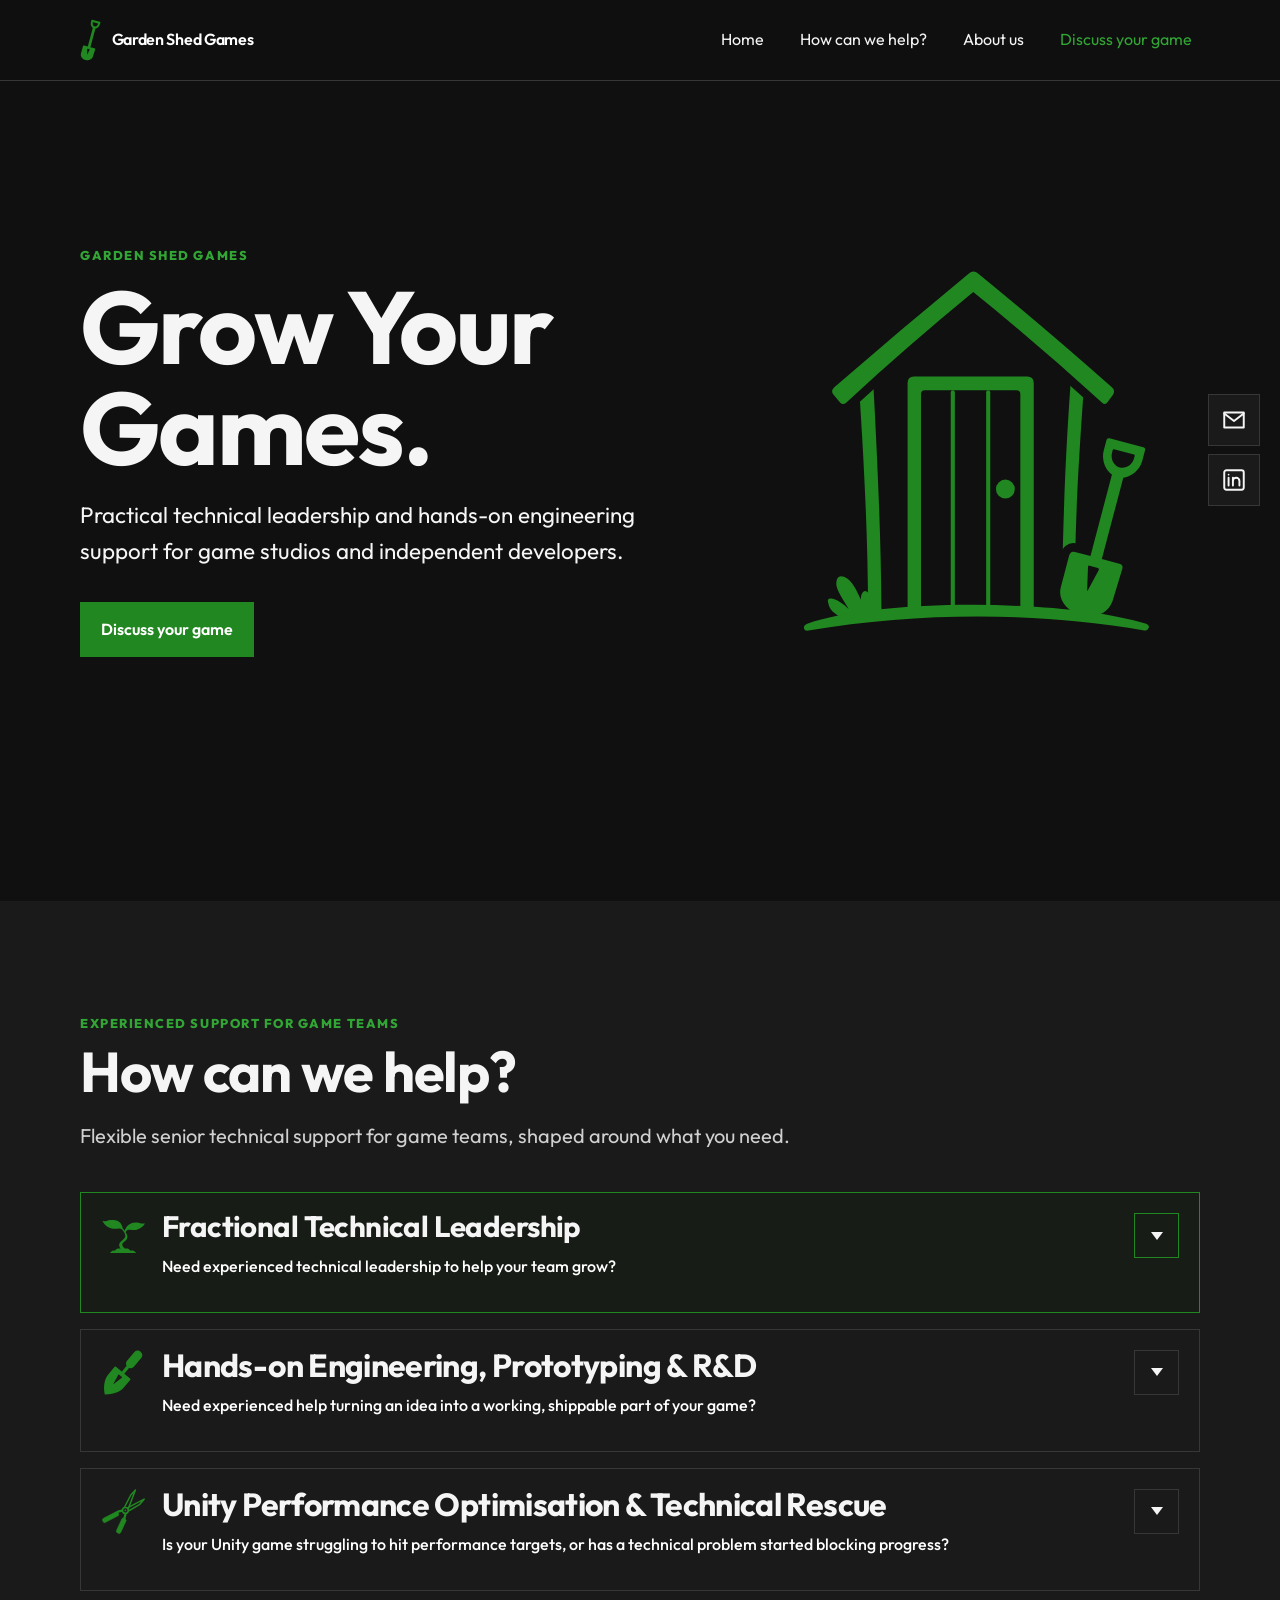
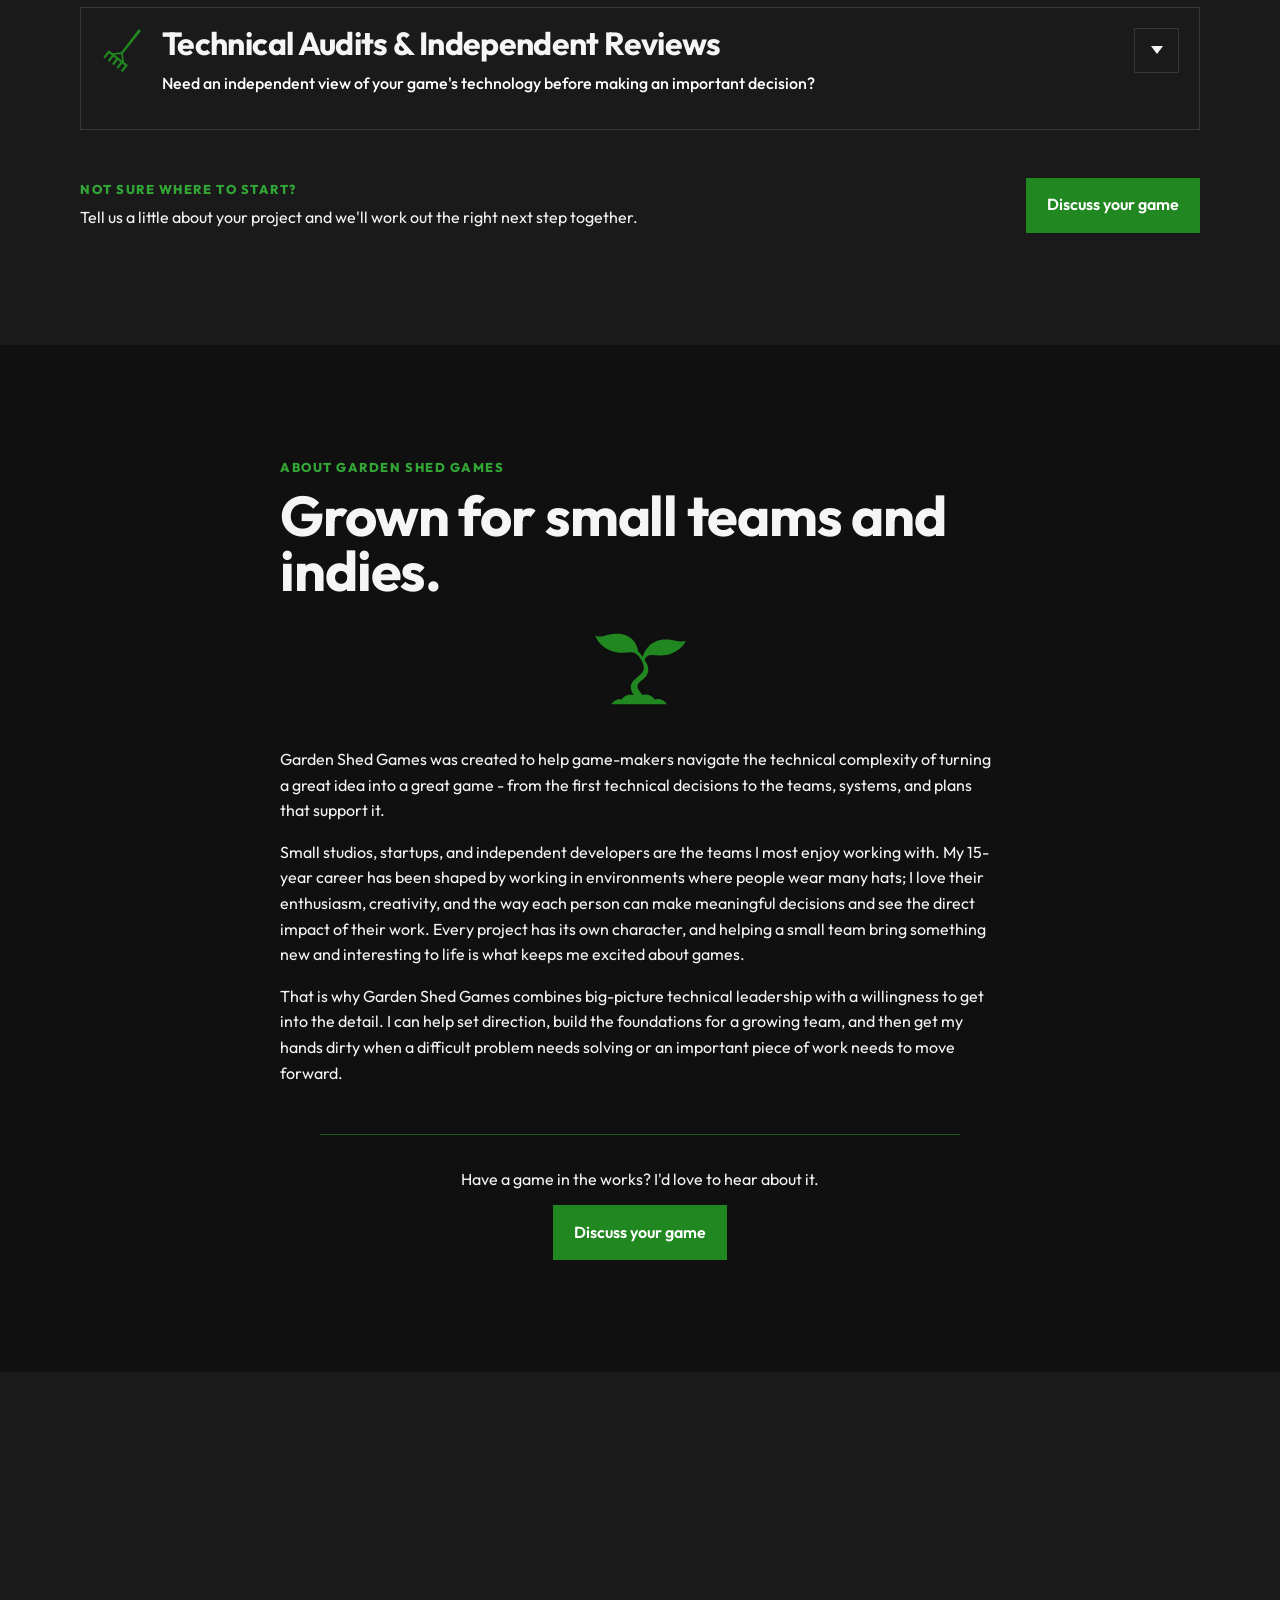
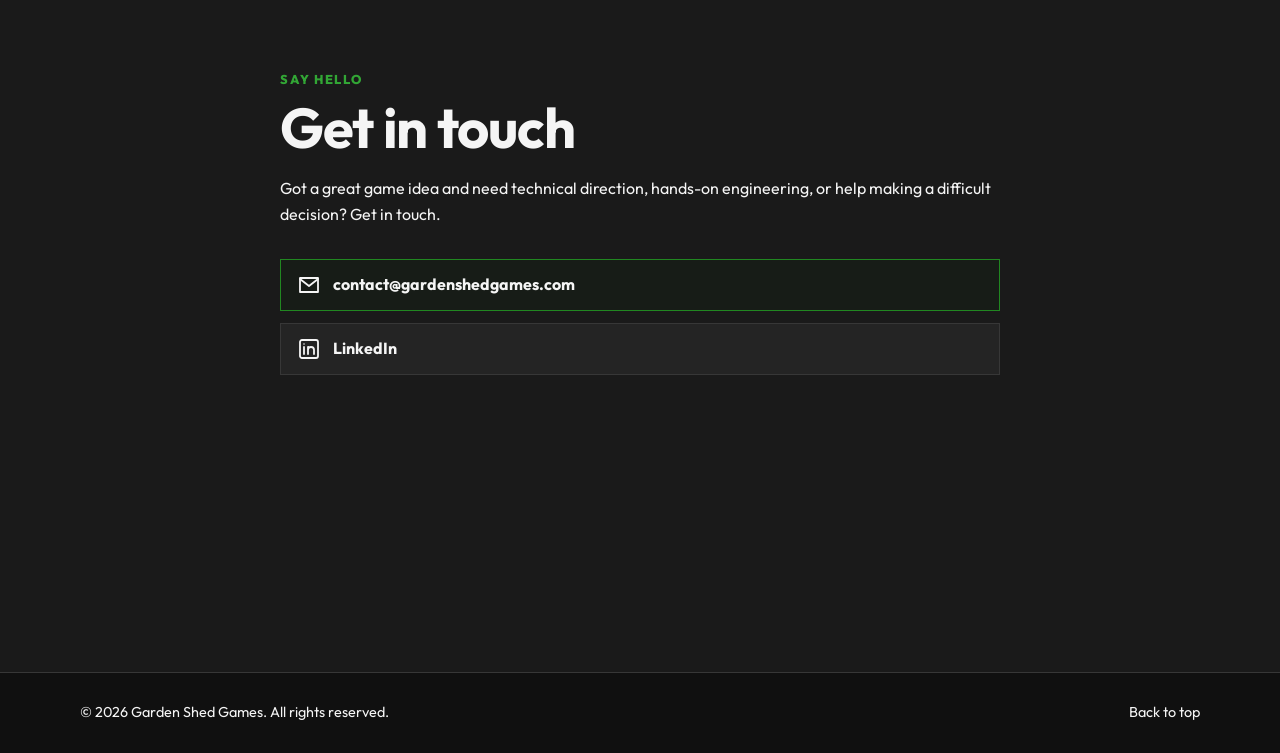
<file: docs/index.htm>
<!doctype html>
<html lang="en">
  <head>

    <meta charset="utf-8">
    <meta name="viewport" content="width=device-width, initial-scale=1">
    <meta name="description" content="Technical support for game teams: fractional leadership, team development, hands-on engineering, prototyping, R&amp;D, performance optimisation, technical rescue, audits and due diligence.">
    <meta property="og:type" content="website">
    <meta property="og:url" content="https://gardenshedgames.com/">
    <meta property="og:title" content="Garden Shed Games | Grow Your Games">
    <meta property="og:description" content="Flexible senior engineering support for game studios and independent developers.">
    <meta property="og:image" content="https://gardenshedgames.com/assets/social-preview.png">
    <meta property="og:image:width" content="1200">
    <meta property="og:image:height" content="630">
    <meta name="twitter:card" content="summary_large_image">
    <meta name="twitter:title" content="Garden Shed Games | Grow Your Games">
    <meta name="twitter:description" content="Flexible senior engineering support for game studios and independent developers.">
    <meta name="twitter:image" content="https://gardenshedgames.com/assets/social-preview.png">

    <title>Garden Shed Games | Fractional Technical Leadership &amp; Hands-on engineering for games</title>
    <link rel="icon" href="favicon.ico" sizes="any" type="image/x-icon">

    <link rel="preload" href="assets/fonts/Outfit-Variable.ttf" as="font" type="font/ttf" crossorigin>
    <link rel="stylesheet" href="styles.css">
    <script src="script.js" defer></script>

  </head>
  <body id="top">

    <a class="skip-link" href="#main-content">Skip to main content</a>

    <header class="site-header">
      <div class="container header-content">
        <a class="brand" href="#top" aria-label="Back to the top of the Garden Shed Games home page">
          <img class="brand-mark" src="assets/gsg-shovel.svg" alt="">
          <span>Garden Shed Games</span>
        </a>
        <nav id="primary-navigation" aria-label="Primary navigation">
          <ul class="navigation">
            <li><a href="#top">Home</a></li>
            <li><a href="#services">How can we help?</a></li>
            <li><a href="#about">About us</a></li>
            <li><a class="navigation-cta" href="#contact">Discuss your game</a></li>
          </ul>
        </nav>
        <button class="nav-toggle" type="button" aria-expanded="false" aria-controls="primary-navigation">
          <span class="visually-hidden">Menu</span>
          <span class="nav-toggle-icon" aria-hidden="true"></span>
        </button>
      </div>
    </header>

    <main id="main-content">

      <section class="hero" aria-labelledby="hero-title">
        <div class="container hero-content">
          <div class="reveal">
            <p class="eyebrow">Garden Shed Games</p>
            <h1 id="hero-title">Grow Your Games.</h1>
            <p class="hero-copy">Practical technical leadership and hands-on engineering support for game studios and independent developers.</p>
            <a class="button" href="#contact">Discuss your game</a>
          </div>
          <button class="logo-replay" type="button" aria-label="Replay the shovel animation" disabled>
            <img class="hero-static-logo" src="assets/gsg-logo.svg" alt="Garden Shed Games logo">
            <img class="hero-walls" src="assets/gsg-walls.svg" alt="Garden Shed Games logo">
            <img class="hero-roof" src="assets/gsg-roof.svg" alt="">
            <img class="hero-shovel-clearance" src="assets/gsg-shovel-clearance.svg" alt="">
            <img class="hero-shovel" src="assets/gsg-shovel-layer.svg" alt="">
            <img class="hero-particle" src="assets/gsg-particle.svg" alt="">
            <img class="hero-particle" src="assets/gsg-particle.svg" alt="">
            <img class="hero-particle" src="assets/gsg-particle.svg" alt="">
            <img class="hero-particle" src="assets/gsg-particle.svg" alt="">
            <img class="hero-particle" src="assets/gsg-particle.svg" alt="">
            <img class="hero-ground" src="assets/gsg-ground-foreground.svg" alt="">
          </button>
        </div>
      </section>

      <section id="services" class="section section-muted" aria-labelledby="services-title">
        <div class="container">

          <div class="services-intro reveal">
          <p class="eyebrow">Experienced support for game teams</p>
            <h2 id="services-title">How can we help?</h2>
            <p class="section-intro">Flexible senior technical support for game teams, shaped around what you need.</p>
          </div>

          <div class="services-grid">

            <article class="service-card service-card-featured reveal">
              <div class="service-heading">
                <img class="service-icon" src="assets/icons/seedling.svg" alt="" aria-hidden="true">
                <h3>Fractional Technical Leadership</h3>
              </div>
              <p class="service-question">Need experienced technical leadership to help your team grow?</p>
              <details class="service-details">
                <summary><span class="visually-hidden">Show more details</span></summary>
                <div class="service-description">
                  <p>Get senior technical support to shape a practical plan, make confident decisions, and keep work focused on what matters most for your game. We'll help set priorities, scope features, estimate delivery realistically, and make sensible trade-offs between speed, quality, and cost.</p>
                  <p>Building your engineering capacity takes more than just adding people. We help define the roles you need, hire and support the right engineers, and establish practical standards and ways of working that let the team grow without losing momentum.</p>
                  <p>Alongside the team, we'll shape a technical strategy, architecture, and infrastructure that fit the stage of your game, delivery needs, and budget.</p>
                  <p>When needed, we can get hands-on with the code too.</p>
                </div>
              </details>
            </article>

            <article class="service-card reveal">
              <div class="service-heading">
                <img class="service-icon" src="assets/icons/trowel.svg" alt="" aria-hidden="true">
                <h3>Hands-on Engineering, Prototyping &amp; R&amp;D</h3>
              </div>
              <p class="service-question">Need experienced help turning an idea into a working, shippable part of your game?</p>
              <details class="service-details">
                <summary><span class="visually-hidden">Show more details</span></summary>
                <div class="service-description">
                  <p>Bring Garden Shed Games in to take ownership of a gameplay feature, a prototype or R&D project, a difficult technical system, or the foundations needed as your game and team grow.</p>
                  <p>We can work alongside your team or lead delivery directly, bringing senior judgement and hands-on implementation from the first decision through to a robust, shippable result.</p>
                  <p>If you need extra capacity for a milestone, a growth phase, or a period of change, we can plug in quickly and leave the project stronger than we found it.</p>
                </div>
              </details>
            </article>

            <article class="service-card reveal">
              <div class="service-heading">
                <img class="service-icon" src="assets/icons/garden-shears.svg" alt="" aria-hidden="true">
                <h3>Unity Performance Optimisation &amp; Technical Rescue</h3>
              </div>
              <p class="service-question">Is your Unity game struggling to hit performance targets, or has a technical problem started blocking progress?</p>
              <details class="service-details">
                <summary><span class="visually-hidden">Show more details</span></summary>
                <div class="service-description">
                  <p>We diagnose the issues that stop a Unity project performing or moving forward - from frame rate, memory, loading, and stability problems to difficult systems and unclear technical priorities. Using profiling and practical investigation, we'll find the root causes and focus on the fixes that will make the biggest difference.</p>
                  <p>Technical rescue is not only about code. We can also help steady delivery, improve development workflows, and establish clear next steps, so your team can solve the immediate problem and keep building with confidence.</p>
                </div>
              </details>
            </article>

            <article class="service-card reveal">
              <div class="service-heading">
                <img class="service-icon" src="assets/icons/rake.svg" alt="" aria-hidden="true">
                <h3>Technical Audits &amp; Independent Reviews</h3>
              </div>
              <p class="service-question">Need an independent view of your game's technology before making an important decision?</p>
              <details class="service-details">
                <summary><span class="visually-hidden">Show more details</span></summary>
                <div class="service-description">
                  <p>We review your code, architecture, tools, infrastructure, and working processes to build a clear picture of your project's technical health. You'll get practical findings: what is working well, what may create risk, and where to focus first.</p>
                  <p>Useful before a major milestone, a publishing or investment conversation, team growth, or a new phase of development. We'll provide a focused written review with clear recommendations, so you can make the next decision with confidence.</p>
                </div>
              </details>
            </article>

          </div>
          <div class="services-outro reveal">
            <div class="services-outro-copy">
              <p class="eyebrow">Not sure where to start?</p>
              <p>Tell us a little about your project and we'll work out the right next step together.</p>
            </div>
            <p class="services-cta"><a class="button" href="#contact">Discuss your game</a></p>
          </div>
        </div>
      </section>

      <section id="about" class="section" aria-labelledby="about-title">
        <div class="container narrow-content reveal">
          <p class="eyebrow">About Garden Shed Games</p>
          <h2 id="about-title">Grown for small teams and indies.</h2>
          <img class="about-icon" src="assets/icons/seedling.svg" alt="" aria-hidden="true">
          <p>Garden Shed Games was created to help game-makers navigate the technical complexity of turning a great idea into a great game - from the first technical decisions to the teams, systems, and plans that support it.</p>
          <p>Small studios, startups, and independent developers are the teams I most enjoy working with. My 15-year career has been shaped by working in environments where people wear many hats; I love their enthusiasm, creativity, and the way each person can make meaningful decisions and see the direct impact of their work. Every project has its own character, and helping a small team bring something new and interesting to life is what keeps me excited about games.</p>
          <p>That is why Garden Shed Games combines big-picture technical leadership with a willingness to get into the detail. I can help set direction, build the foundations for a growing team, and then get my hands dirty when a difficult problem needs solving or an important piece of work needs to move forward.</p>
          <div class="about-cta">
            <p>Have a game in the works? I'd love to hear about it.</p>
            <a class="button" href="#contact">Discuss your game</a>
          </div>
        </div>
      </section>

      <section id="contact" class="section section-muted" aria-labelledby="contact-title">
        <div class="container narrow-content reveal">
          <p class="eyebrow">Say hello</p>
          <h2 id="contact-title">Get in touch</h2>
          <p>Got a great game idea and need technical direction, hands-on engineering, or help making a difficult decision? Get in touch.</p>
          <ul class="contact-links">
            <li><a class="contact-email" href="mailto:contact@gardenshedgames.com"><img src="assets/icons/email.svg" alt="">contact@gardenshedgames.com</a></li>
            <li><a href="https://www.linkedin.com/company/gardenshedgames" target="_blank" rel="noopener noreferrer"><img src="assets/icons/linkedin.svg" alt="">LinkedIn</a></li>
          </ul>
        </div>
      </section>

    </main>

    <aside class="social-sidebar" aria-label="Contact links">
      <nav aria-label="Contact and community">
        <ul class="social-links">
          <li>
            <a href="mailto:contact@gardenshedgames.com" aria-label="Email Garden Shed Games">
              <img src="assets/icons/email.svg" alt="">
              <span class="visually-hidden">Email</span>
            </a>
          </li>
          <li>
            <a href="https://www.linkedin.com/company/gardenshedgames" target="_blank" rel="noopener noreferrer" aria-label="Garden Shed Games on LinkedIn">
              <img src="assets/icons/linkedin.svg" alt="">
              <span class="visually-hidden">LinkedIn</span>
            </a>
          </li>
        </ul>
      </nav>
    </aside>

    <footer class="site-footer">
      <div class="container footer-content">
        <p>&copy; 2026 Garden Shed Games. All rights reserved.</p>
        <a href="#main-content">Back to top</a>
      </div>
    </footer>

  </body>
</html>
</file>
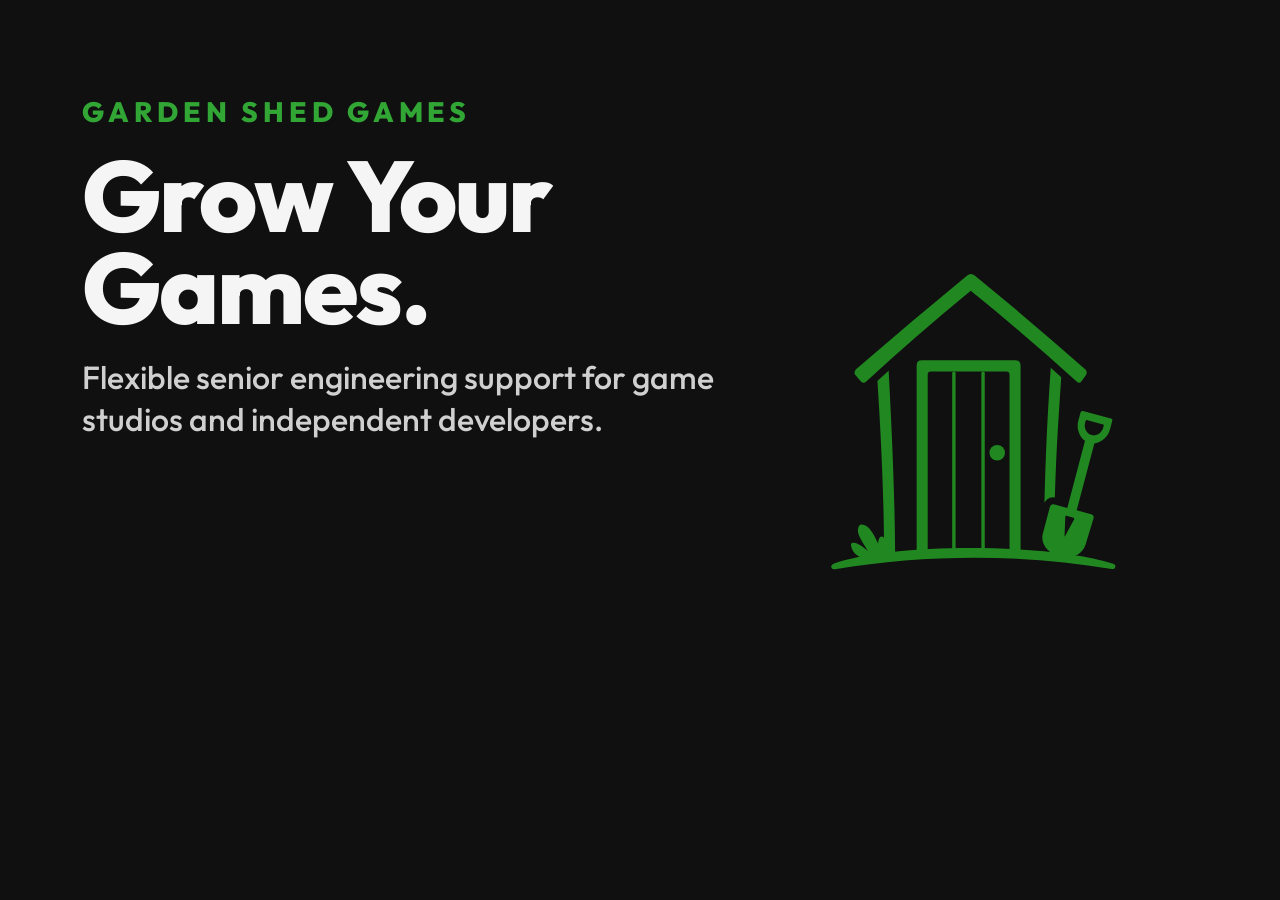
<file: assets-source/social/social-preview.html>
<!doctype html>
<html lang="en">
  <head>
    <meta charset="utf-8">
    <style>
      @font-face {
        font-family: "Outfit";
        src: url("../../docs/assets/fonts/Outfit-Variable.ttf") format("truetype");
        font-weight: 100 900;
      }

      * { box-sizing: border-box; }

      html, body { width: 1200px; height: 630px; margin: 0; overflow: hidden; }

      body {
        background: #101010;
        color: #f5f5f5;
        font-family: "Outfit", Arial, sans-serif;
      }

      .content { position: relative; z-index: 1; width: 100%; height: 100%; padding: 94px 82px; }
      .eyebrow { margin: 0 0 20px; color: #32a635; font-size: 28px; font-weight: 800; letter-spacing: .17em; text-transform: uppercase; }
      h1 { max-width: 700px; margin: 0 0 24px; font-size: 100px; font-weight: 800; letter-spacing: -.02em; line-height: .92; }
      .supporting-copy { max-width: 670px; margin: 0; color: #d0d0d0; font-size: 32px; font-weight: 500; line-height: 1.3; }
      .logo { position: absolute; right: 82px; bottom: 58px; width: 290px; height: auto; }
    </style>
  </head>
  <body>
    <main class="content">
      <p class="eyebrow">Garden Shed Games</p>
      <h1>Grow Your Games.</h1>
      <p class="supporting-copy">Flexible senior engineering support for game studios and independent developers.</p>
      <img class="logo" src="../../docs/assets/gsg-logo.svg" alt="">
    </main>
  </body>
</html>
</file>
<file: docs/styles.css>
@font-face {
  font-family: "Outfit";
  src: url("assets/fonts/Outfit-Variable.ttf") format("truetype");
  font-style: normal;
  font-weight: 100 900;
  font-display: swap;
}

/* Design tokens */
:root {
  color-scheme: dark;
  --ink: #f5f5f5;
  --paper: #101010;
  --surface: #1a1a1a;
  --surface-raised: #242424;
  --accent: #218721;
  --accent-bright: #32a635;
  --line: #373737;
  --max-width: 70rem;
  --header-height: 5rem;
}

/* Base styles */
* { box-sizing: border-box; }
html { scroll-behavior: smooth; }
body { margin: 0; background: var(--paper); color: var(--ink); font-family: "Outfit", Arial, sans-serif; line-height: 1.6; }
a { color: inherit; }
a:focus-visible { outline: 3px solid var(--accent); outline-offset: 3px; }
h1, h2, h3, p { margin-top: 0; }
h1, h2, h3 { font-family: "Outfit", Arial, sans-serif; line-height: .98; letter-spacing: -.02em; }
h1 { max-width: 12ch; margin-bottom: 1.25rem; font-size: clamp(3rem, 8vw, 6.5rem); }
h2 { margin-bottom: 1.25rem; font-size: clamp(2rem, 5vw, 3.5rem); }
h3 { font-size: 1.5rem; }

/* Shared layout and accessibility */
.container { width: min(100% - 3rem, var(--max-width)); margin-inline: auto; }
.narrow-content { max-width: 45rem; }
.visually-hidden { position: absolute; width: 1px; height: 1px; padding: 0; margin: -1px; overflow: hidden; clip: rect(0, 0, 0, 0); white-space: nowrap; border: 0; }
main { margin-top: calc(-1 * var(--header-height)); }
.skip-link { position: fixed; z-index: 10; top: 1rem; left: 1rem; padding: .75rem 1rem; background: var(--accent); color: #fff; transform: translateY(-200%); }
.skip-link:focus { transform: translateY(0); }

/* Header and navigation */
.site-header { position: sticky; z-index: 5; top: 0; border-bottom: 1px solid var(--line); background: rgba(16, 16, 16, .76); -webkit-backdrop-filter: blur(10px); backdrop-filter: blur(10px); }
.header-content, .footer-content { display: flex; align-items: center; justify-content: space-between; gap: 1.5rem; }
.header-content { position: relative; min-height: var(--header-height); }
.footer-content { min-height: 5rem; }
.brand { display: inline-flex; align-items: center; gap: .7rem; color: #fff; font-size: 1rem; font-weight: 600; letter-spacing: -.02em; text-decoration: none; }
.brand-mark { display: block; flex: 0 0 auto; width: auto; height: 2.6rem; }
.navigation { display: flex; flex-wrap: wrap; gap: 1.25rem; margin: 0; padding: 0; list-style: none; }
.navigation a { display: block; padding: .65rem .5rem; text-decoration: none; }
.navigation a:hover { color: var(--accent); text-decoration: underline; }
.navigation a.navigation-cta { color: var(--accent-bright); }
.navigation a.navigation-cta:hover { color: var(--ink); }
.nav-toggle { display: none; }

/* Hero */
.hero { display: grid; min-height: 100svh; place-items: center start; overflow: hidden; background: var(--paper); }
.hero-content { position: relative; z-index: 1; display: grid; grid-template-columns: minmax(0, 1fr) minmax(12rem, 25rem); align-items: center; gap: 3rem; padding-block: 7rem; }
.eyebrow { margin-bottom: .75rem; color: var(--accent-bright); font-size: .8rem; font-weight: 800; letter-spacing: .12em; text-transform: uppercase; }
.hero-copy { max-width: 35rem; margin-bottom: 2rem; font-size: clamp(1.1rem, 2vw, 1.4rem); }

/* Sections and scroll reveals */
.section { display: grid; min-height: 100svh; align-items: center; padding-block: clamp(4rem, 10vw, 7rem); }
.section-muted { background: var(--surface); }
#services { align-items: start; }
.section-intro { max-width: 45rem; margin-bottom: 2.5rem; color: #d0d0d0; font-size: clamp(1.05rem, 2vw, 1.25rem); }
.has-scroll-animations .reveal { opacity: 0; transform: translateY(1.5rem); transition: opacity .55s ease-out, transform .55s ease-out; }
.has-scroll-animations .reveal.is-visible { opacity: 1; transform: translateY(0); }

/* Services */
.services-grid { display: grid; gap: 1rem; }
.service-card { position: relative; display: grid; grid-template-columns: 2.8125rem minmax(0, 1fr); align-items: start; column-gap: 1rem; row-gap: .75rem; padding: 1.25rem; border: 1px solid var(--line); background: var(--surface); cursor: pointer; }
.service-card:hover { background: var(--surface-raised); }
.service-card-featured { border-color: var(--accent); background: #171c17; }
.service-card-featured:hover { background: #1b231c; }
.service-heading { display: contents; }
.service-icon { display: block; grid-row: span 3; width: 2.8125rem; height: 2.8125rem; }
.service-card h3, .service-card > p, .service-details { grid-column: 2; }
.service-card h3 { max-width: none; margin: 0; padding-right: 3.5rem; font-size: clamp(1.4rem, 3vw, 2rem); }
.service-card-featured h3 { font-size: clamp(1.35rem, 2.3vw, 2rem); }
.service-question { margin: 0; color: #fff; font-weight: 500; }
.service-details summary { position: absolute; top: 1.25rem; right: 1.25rem; display: grid; width: 2.8125rem; height: 2.8125rem; place-items: center; border: 1px solid var(--line); background: var(--surface); color: var(--ink); cursor: pointer; list-style: none; }
.service-details summary::-webkit-details-marker { display: none; }
.service-details summary::after { width: 0; height: 0; border-right: .4rem solid transparent; border-bottom: 0; border-left: .4rem solid transparent; border-top: .55rem solid currentColor; content: ""; }
.service-card:hover .service-details summary { background: var(--surface-raised); }
.service-details summary:focus-visible { outline: 3px solid var(--accent); outline-offset: 3px; }
.service-details[open] summary::after { border-top: 0; border-bottom: .55rem solid currentColor; }
.service-description { padding-top: .25rem; overflow: hidden; }
.service-description p { margin: 0; color: #d0d0d0; }
.service-description p + p { margin-top: .75rem; }
.service-card-featured .service-details summary { border-color: var(--accent); background: #171c17; }
.service-card-featured:hover .service-details summary { background: #1b231c; }
.service-card:nth-child(2) { transition-delay: .08s; }
.service-card:nth-child(3) { transition-delay: .16s; }
.service-card:nth-child(4) { transition-delay: .24s; }
.services-outro, .about-cta { max-width: 40rem; margin: 3rem auto 0; text-align: center; }
.about-cta { padding-top: 2rem; border-top: 1px solid rgba(33, 135, 33, .65); }
.about-icon { display: block; width: clamp(4.5rem, 9vw, 6rem); height: auto; margin: 0 auto 2rem; }
.services-outro { display: grid; grid-template-columns: minmax(0, 1fr) auto; max-width: none; margin-inline: 0; gap: 2rem; align-items: center; text-align: left; }
.services-outro-copy .eyebrow { margin-bottom: .35rem; }
.services-outro-copy p:last-child { margin-bottom: 0; }
.about-cta p { margin-bottom: .75rem; }
.services-cta { margin: 0; }

/* Layered logo animation */
.logo-replay { position: relative; display: block; width: min(100%, 22rem); aspect-ratio: 2048 / 2124; padding: 0; border: 0; background: transparent; }
.logo-replay:enabled { cursor: pointer; }
.logo-replay:focus-visible { outline: 3px solid var(--accent); outline-offset: .5rem; }
.hero-static-logo, .hero-walls, .hero-roof, .hero-shovel-clearance, .hero-shovel, .hero-ground { position: absolute; inset: 0; width: 100%; height: 100%; }
.hero-static-logo { z-index: 7; visibility: hidden; }
.hero-walls { z-index: 1; }
.hero-roof { z-index: 2; }
.hero-shovel-clearance { z-index: 3; }
.hero-shovel { z-index: 4; }
.hero-shovel-clearance, .hero-shovel { transform-origin: 84.96% 70.86%; will-change: transform; }
.hero-particle { position: absolute; z-index: 5; width: 4.4556%; height: auto; opacity: 0; pointer-events: none; }
.hero-ground { z-index: 6; }
.logo-replay.is-complete .hero-static-logo { visibility: visible; }
.logo-replay.is-complete .hero-walls, .logo-replay.is-complete .hero-roof, .logo-replay.is-complete .hero-shovel-clearance, .logo-replay.is-complete .hero-shovel, .logo-replay.is-complete .hero-particle, .logo-replay.is-complete .hero-ground { visibility: hidden; }
.button { display: inline-block; padding: .8rem 1.2rem; border: 2px solid var(--accent); background: var(--accent); color: #fff; font-weight: 600; text-decoration: none; }
.button:hover { border-color: #fff; background: #fff; color: #111; }

/* Contact links */
.social-sidebar { position: fixed; z-index: 4; top: 50%; right: 1.25rem; transform: translateY(-50%); }
.social-links { display: grid; gap: .5rem; margin: 0; padding: 0; list-style: none; }
.social-links a { display: grid; width: 3.25rem; height: 3.25rem; place-items: center; border: 1px solid var(--line); background: var(--surface); color: var(--ink); transition: background-color .15s ease, border-color .15s ease, color .15s ease; }
.social-links a:hover { border-color: var(--accent); background: var(--accent); color: #fff; }
.social-links img { width: 1.65rem; height: 1.65rem; }
.contact-links { display: grid; gap: .75rem; margin: 2rem 0 0; padding: 0; list-style: none; }
.contact-links a { display: flex; align-items: center; gap: .75rem; min-height: 3.25rem; padding: .75rem 1rem; border: 1px solid var(--line); background: var(--surface-raised); font-weight: 700; text-decoration: none; }
.contact-links a:hover { border-color: var(--accent); background: var(--accent); }
.contact-links .contact-email { border-color: var(--accent); background: #171c17; }
.contact-links .contact-email:hover { background: #1b231c; }
.contact-links img { width: 1.5rem; height: 1.5rem; flex: 0 0 auto; }

/* Footer */
.site-footer { border-top: 1px solid var(--line); font-size: .9rem; }
.site-footer p { margin: 0; }
.site-footer a { text-decoration: none; text-underline-offset: .25em; }
.site-footer a:hover { color: var(--accent); text-decoration: underline; }

/* Motion preferences */
@media (prefers-reduced-motion: reduce) {
  html { scroll-behavior: auto; }
  .has-scroll-animations .reveal { opacity: 1; transform: none; transition: none; }
}

/* Mobile navigation */
@media (max-width: 36rem) {
  .footer-content { align-items: flex-start; flex-direction: column; justify-content: center; padding-block: 1rem; }
  .nav-toggle { display: grid; width: 3rem; height: 3rem; place-items: center; padding: 0; border: 1px solid var(--line); background: var(--surface); color: var(--ink); }
  .nav-toggle:hover { border-color: var(--accent); color: var(--accent); }
  .nav-toggle-icon, .nav-toggle-icon::before, .nav-toggle-icon::after { display: block; width: 1.35rem; height: 2px; background: currentColor; transition: transform .2s ease; }
  .nav-toggle-icon { position: relative; }
  .nav-toggle-icon::before, .nav-toggle-icon::after { position: absolute; left: 0; content: ""; }
  .nav-toggle-icon::before { top: -.45rem; }
  .nav-toggle-icon::after { top: .45rem; }
  .navigation-ready nav { display: none; }
  .site-header.navigation-ready.is-menu-open nav { position: absolute; top: calc(100% + 1px); right: 0; left: 0; display: block; padding: .5rem 1.5rem 1rem; border-bottom: 1px solid var(--line); background: rgba(16, 16, 16, .9); -webkit-backdrop-filter: blur(10px); backdrop-filter: blur(10px); transform: none; }
  .site-header.navigation-ready.is-menu-open .navigation { align-items: stretch; flex-direction: column; gap: .25rem; }
  .site-header.navigation-ready.is-menu-open .navigation a { text-align: center; }
  .site-header.is-menu-open .nav-toggle-icon { background: transparent; }
  .site-header.is-menu-open .nav-toggle-icon::before { top: 0; transform: rotate(45deg); }
  .site-header.is-menu-open .nav-toggle-icon::after { top: 0; transform: rotate(-45deg); }
  .hero-content { padding-block: 5rem; }
}

/* Narrow layouts */
@media (max-width: 48rem) {
  .hero-content { grid-template-columns: 1fr; }
  .logo-replay { width: min(70vw, 20rem); }
  .services-outro { grid-template-columns: 1fr; gap: 1rem; }
  .services-cta { justify-self: start; }
  .social-sidebar { top: auto; right: 50%; bottom: 1rem; transform: translateX(50%); }
  .social-links { display: flex; }
  .social-links a { width: 2.75rem; height: 2.75rem; }
  .social-links img { width: 1.45rem; height: 1.45rem; }
}
</file>
